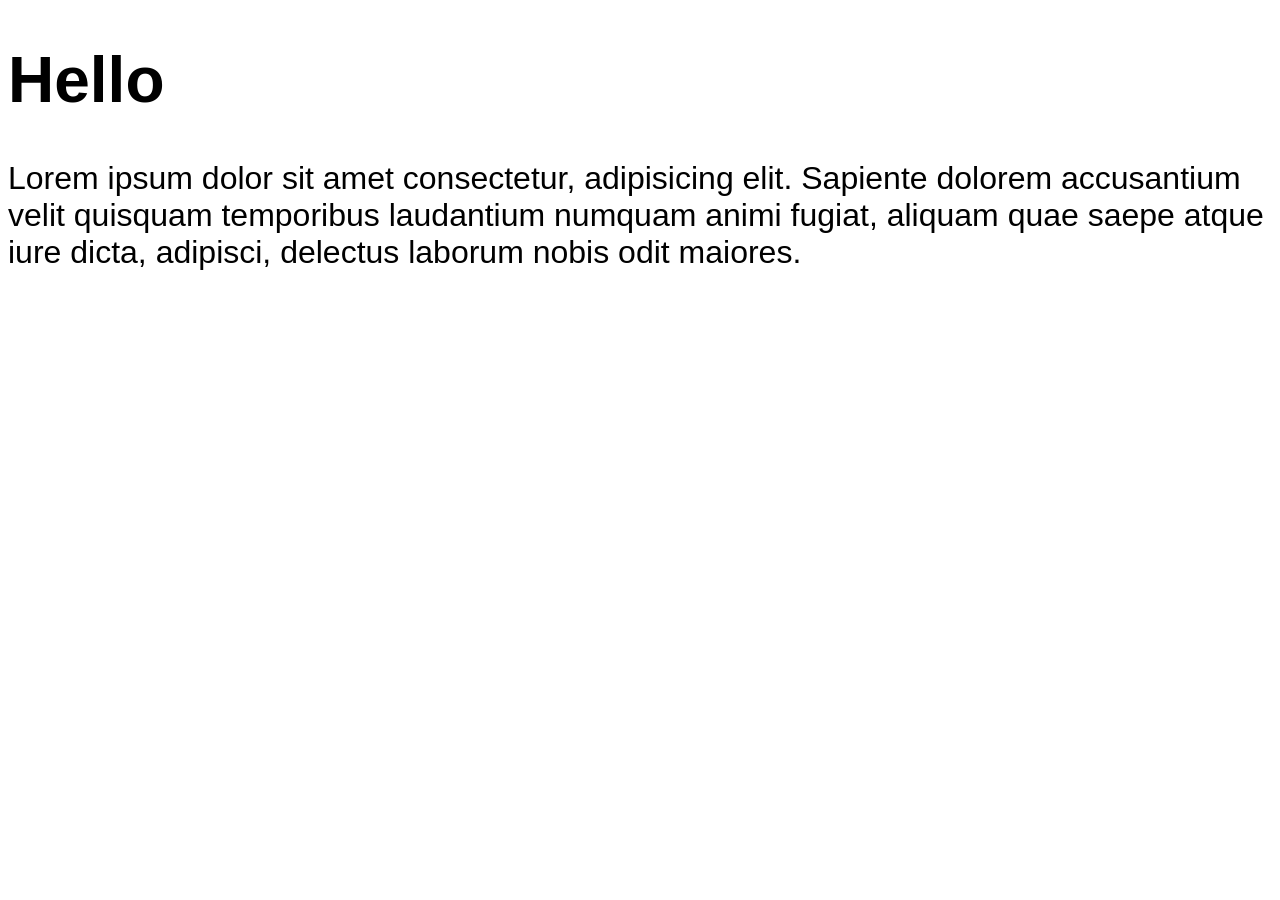
<file: Basic/index.html>
<!doctype html>
<html lang="en">
  <head>
    <meta charset="UTF-8" />
    <meta name="viewport" content="width=device-width, initial-scale=1.0" />
    <title>Document</title>
    <link rel="stylesheet" href="style.css" />
  </head>
  <body>
    <h1>Hello</h1>
    <p>
      Lorem ipsum dolor sit amet consectetur, adipisicing elit. Sapiente dolorem
      accusantium velit quisquam temporibus laudantium numquam animi fugiat,
      aliquam quae saepe atque iure dicta, adipisci, delectus laborum nobis odit
      maiores.
    </p>
    <script src="script.js"></script>
  </body>
</html>
</file>
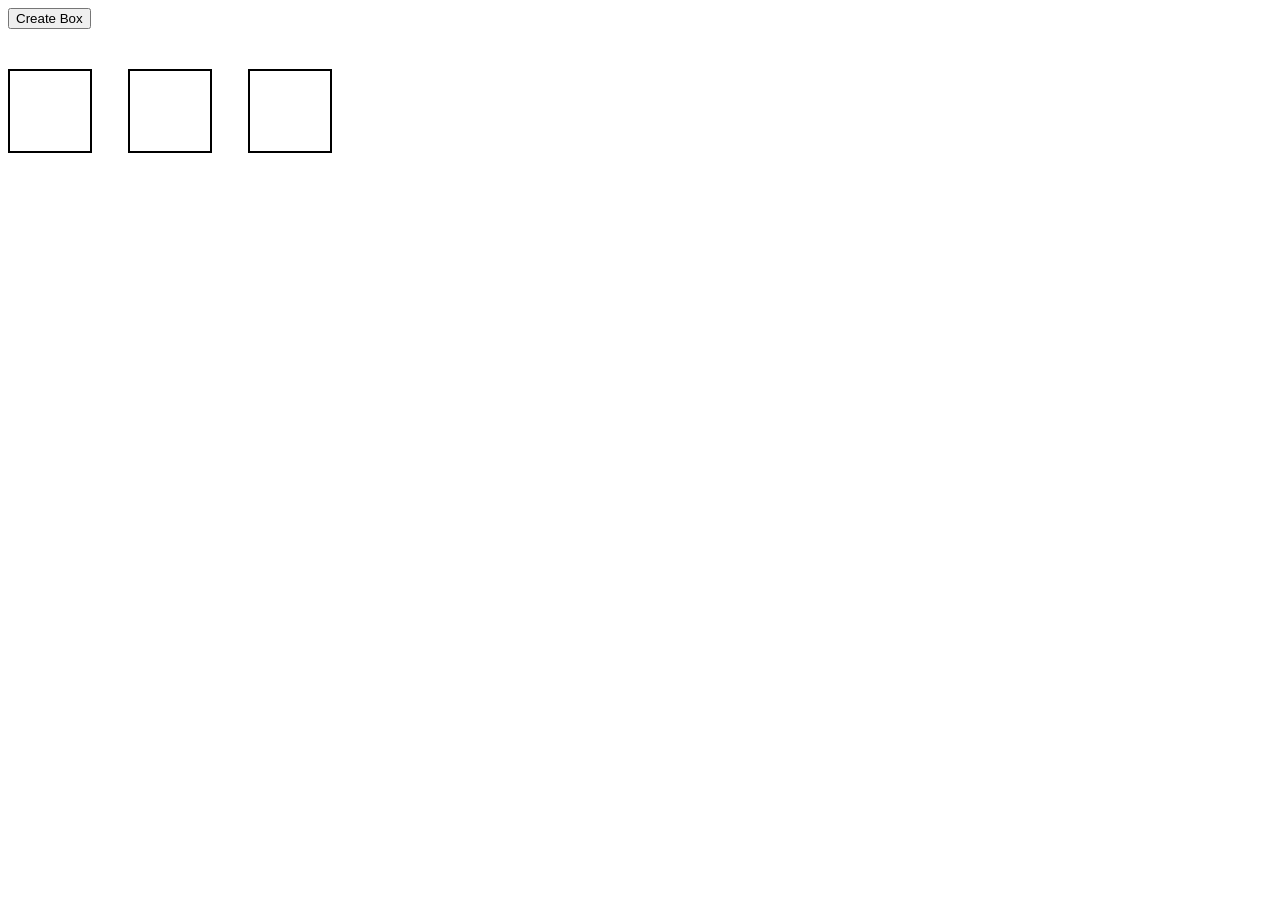
<file: Box_Create/box.html>
<!doctype html>
<html lang="en">
  <head>
    <meta charset="UTF-8" />
    <meta name="viewport" content="width=device-width, initial-scale=1.0" />
    <title>Dynamic Boxes</title>
    <link rel="stylesheet" href="box.css" />
  </head>
  <body>
    <button id="create-btn">Create Box</button>

    <div class="container">
      <div class="box"></div>
      <div class="box"></div>
      <div class="box"></div>
    </div>

    <script src="box.js"></script>
  </body>
</html>
</file>
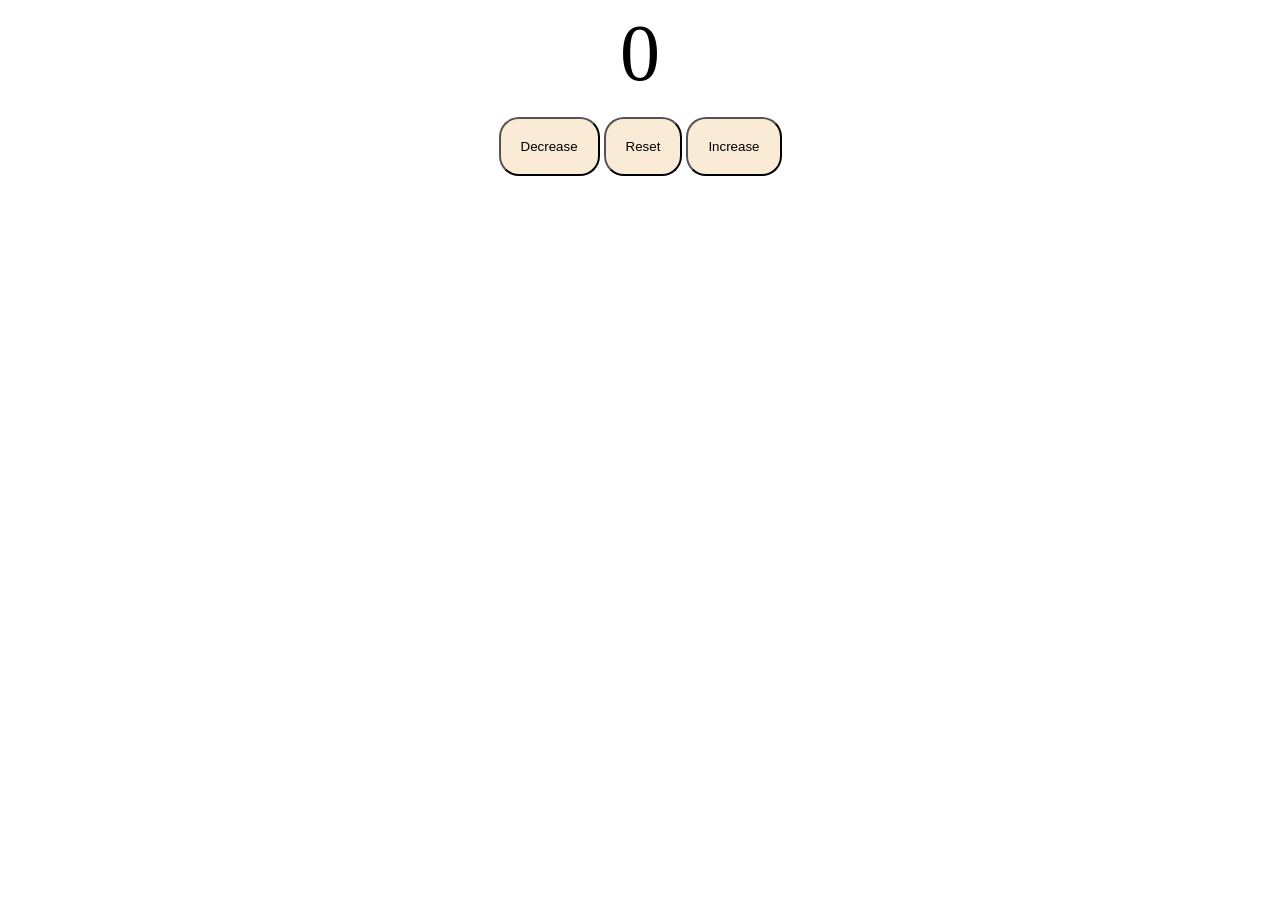
<file: Counter_Program/count.html>
<!doctype html>
<html>
  <head>
    <link rel="stylesheet" href="count.css" />
  </head>
  <body>
    <label id="countlabel"> 0 </label><br />
    <div class="button">
      <button id="db" class="buttons">Decrease</button>
      <button id="rb" class="buttons">Reset</button>
      <button id="ib" class="buttons">Increase</button>
    </div>
    <script src="count.js"></script>
  </body>
</html>
</file>
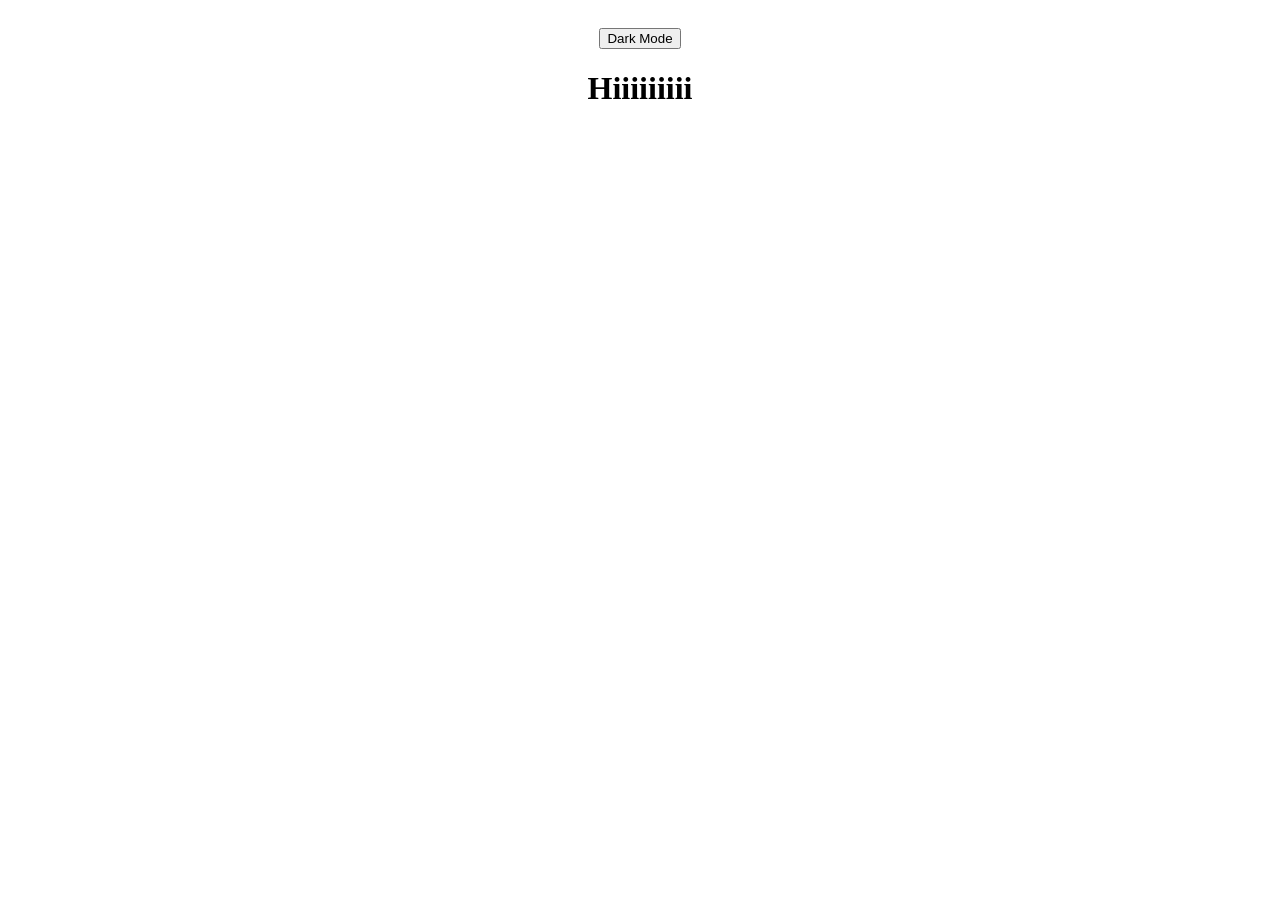
<file: Dark_Mode_toggle/dark.html>
<!doctype html>
<html>
  <head>
    <title>Dark Mode</title>
    <link rel="stylesheet" href="dark.css" />
  </head>
  <body>
    <div class="btm">
      <button id="btn">Dark Mode</button>
      <h1>Hiiiiiiiii</h1>
    </div>

    <script src="dark.js"></script>
  </body>
</html>
</file>
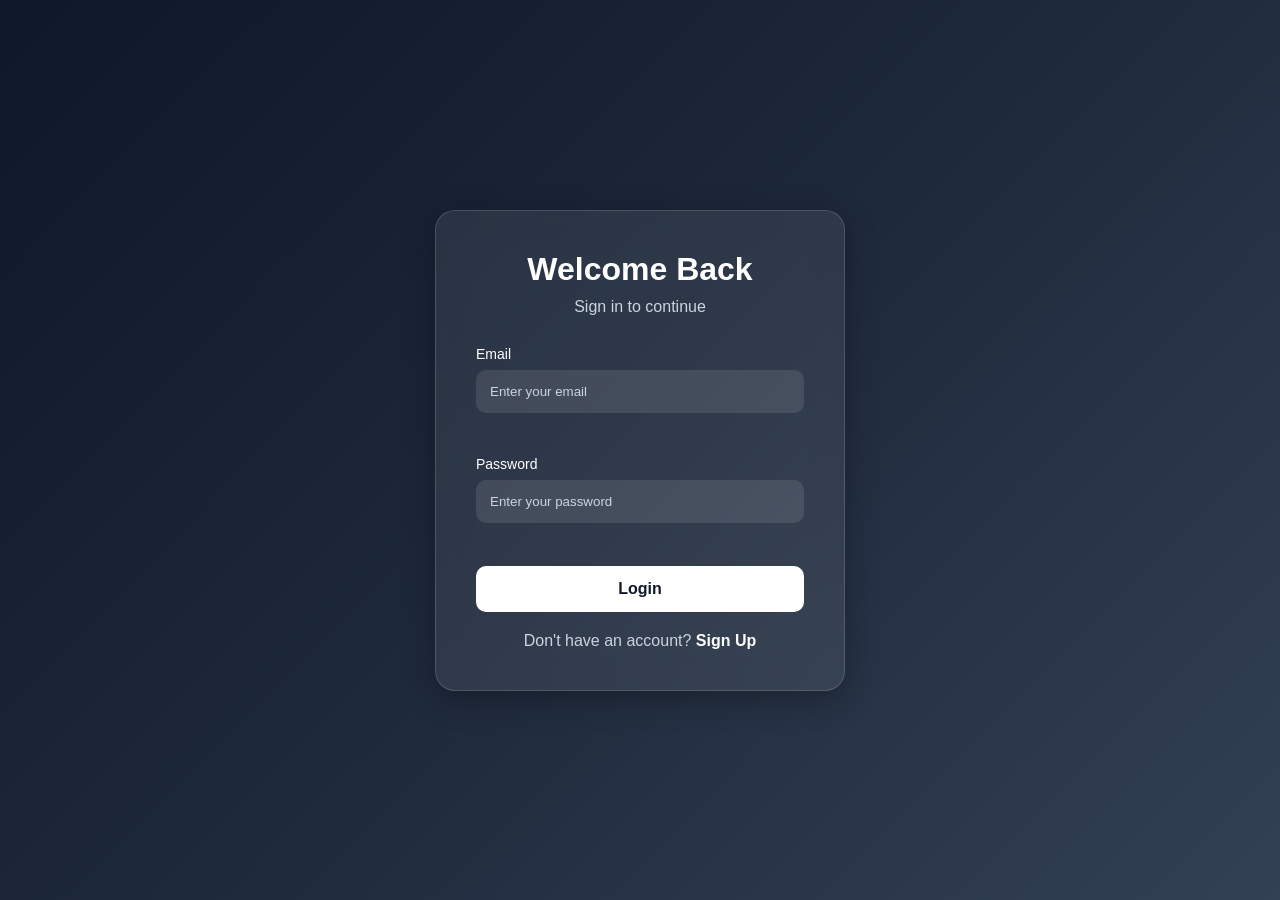
<file: Forms/form.html>
<!doctype html>
<html lang="en">
  <head>
    <meta charset="UTF-8" />
    <meta name="viewport" content="width=device-width, initial-scale=1.0" />
    <title>Login Form</title>
    <link rel="stylesheet" href="form.css" />
  </head>
  <body>
    <div class="container">
      <form id="loginForm" class="login-card">
        <h1>Welcome Back</h1>
        <p class="subtitle">Sign in to continue</p>

        <div class="input-group">
          <label for="email">Email</label>
          <input type="email" id="email" placeholder="Enter your email" />
          <small class="error" id="emailError"></small>
        </div>

        <div class="input-group">
          <label for="password">Password</label>
          <input
            type="password"
            id="password"
            placeholder="Enter your password"
          />
          <small class="error" id="passwordError"></small>
        </div>

        <button type="submit">Login</button>

        <p class="signup-link">
          Don't have an account?
          <a href="#">Sign Up</a>
        </p>
      </form>
    </div>
    <script src="form.js"></script>
  </body>
</html>
</file>
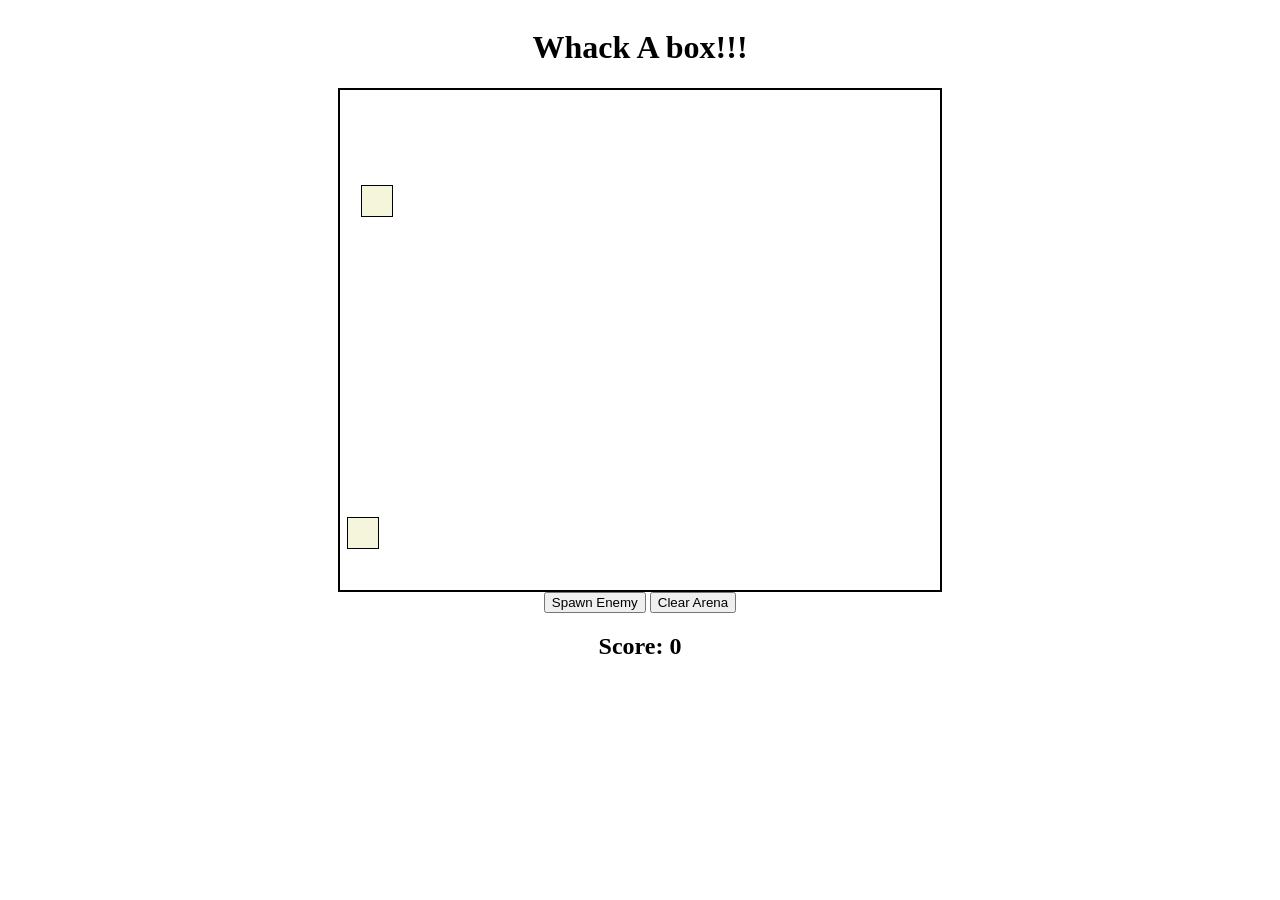
<file: Game/game.html>
<!doctype html>
<html lang="en">
  <head>
    <meta charset="UTF-8" />
    <meta name="viewport" content="width=device-width, initial-scale=1.0" />
    <title>Box Arena</title>
    <link rel="stylesheet" href="game.css" />
  </head>
  <body>
    <h1>Whack A box!!!</h1>
    <div id="play_box"></div>

    <div class="controls">
      <button id="spawn-btn">Spawn Enemy</button>
      <button id="clear-btn">Clear Arena</button>
    </div>

    <h2 id="score">Score: 0</h2>

    <script src="game.js"></script>
  </body>
</html>
</file>
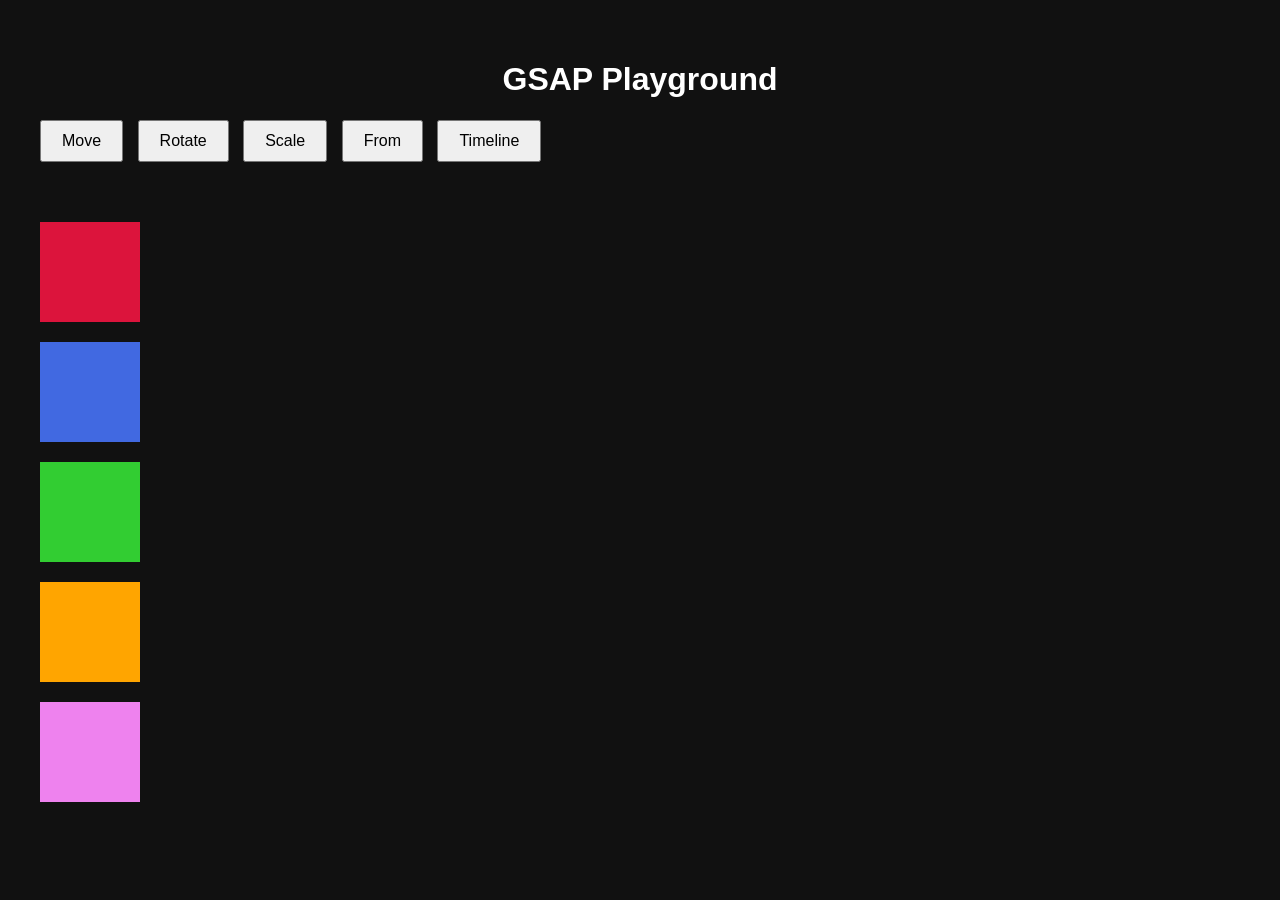
<file: GSAP/First.html>
<!doctype html>
<html lang="en">
  <head>
    <meta charset="UTF-8" />
    <meta name="viewport" content="width=device-width, initial-scale=1.0" />
    <title>GSAP Practice</title>

    <script src="https://cdnjs.cloudflare.com/ajax/libs/gsap/3.12.5/gsap.min.js"></script>

    <style>
      body {
        margin: 0;
        padding: 40px;
        background: #111;
        color: white;
        font-family: Arial, sans-serif;
      }

      h1 {
        text-align: center;
      }

      .container {
        margin-top: 50px;
      }

      .box {
        width: 100px;
        height: 100px;
        margin: 20px 0;
      }

      .box1 {
        background: crimson;
      }

      .box2 {
        background: royalblue;
      }

      .box3 {
        background: limegreen;
      }

      .box4 {
        background: orange;
      }

      .box5 {
        background: violet;
      }

      button {
        padding: 10px 20px;
        font-size: 16px;
        cursor: pointer;
        margin-right: 10px;
        margin-bottom: 10px;
      }
    </style>
  </head>
  <body>
    <h1>GSAP Playground</h1>

    <button id="moveBtn">Move</button>
    <button id="rotateBtn">Rotate</button>
    <button id="scaleBtn">Scale</button>
    <button id="fromBtn">From</button>
    <button id="timelineBtn">Timeline</button>

    <div class="container">
      <div class="box box1"></div>
      <div class="box box2"></div>
      <div class="box box3"></div>
      <div class="box box4"></div>
      <div class="box box5"></div>
    </div>

    <script>
      document.getElementById("moveBtn").addEventListener("click", () => {
        gsap.to(".box1", {
          x: 300,
          duration:60,
        });
      });

      document.getElementById("rotateBtn").addEventListener("click", () => {
        gsap.to(".box2", {
          rotation: 480,
          duration: 4,
          repeat:-1,
          ease:"stps(12)",
          y:-100,
        });
      });

      document.getElementById("scaleBtn").addEventListener("click", () => {
        gsap.to(".box3", {
          scale: 2,
          duration: 1,
          yoyo: true,
          repeat: -1,
        });
      });

      document.getElementById("fromBtn").addEventListener("click", () => {
        gsap.from(".box4", {
          x: -300,
          opacity: 0,
          duration: 1.5,
        });
      });

      document.getElementById("timelineBtn").addEventListener("click", () => {
        let tl = gsap.timeline();

        tl.to(".box1", {
          x: 300,
          duration: 1,
        });

        tl.to(".box2", {
          x: 300,
          duration: 1,
        });

        tl.to(".box3", {
          x: 300,
          duration: 1,
        });

        tl.to(".box4", {
          x: 300,
          duration: 1,
        });

        tl.to(".box5", {
          x: 300,
          duration: 1,
        });
      });
    </script>
  </body>
</html>
</file>
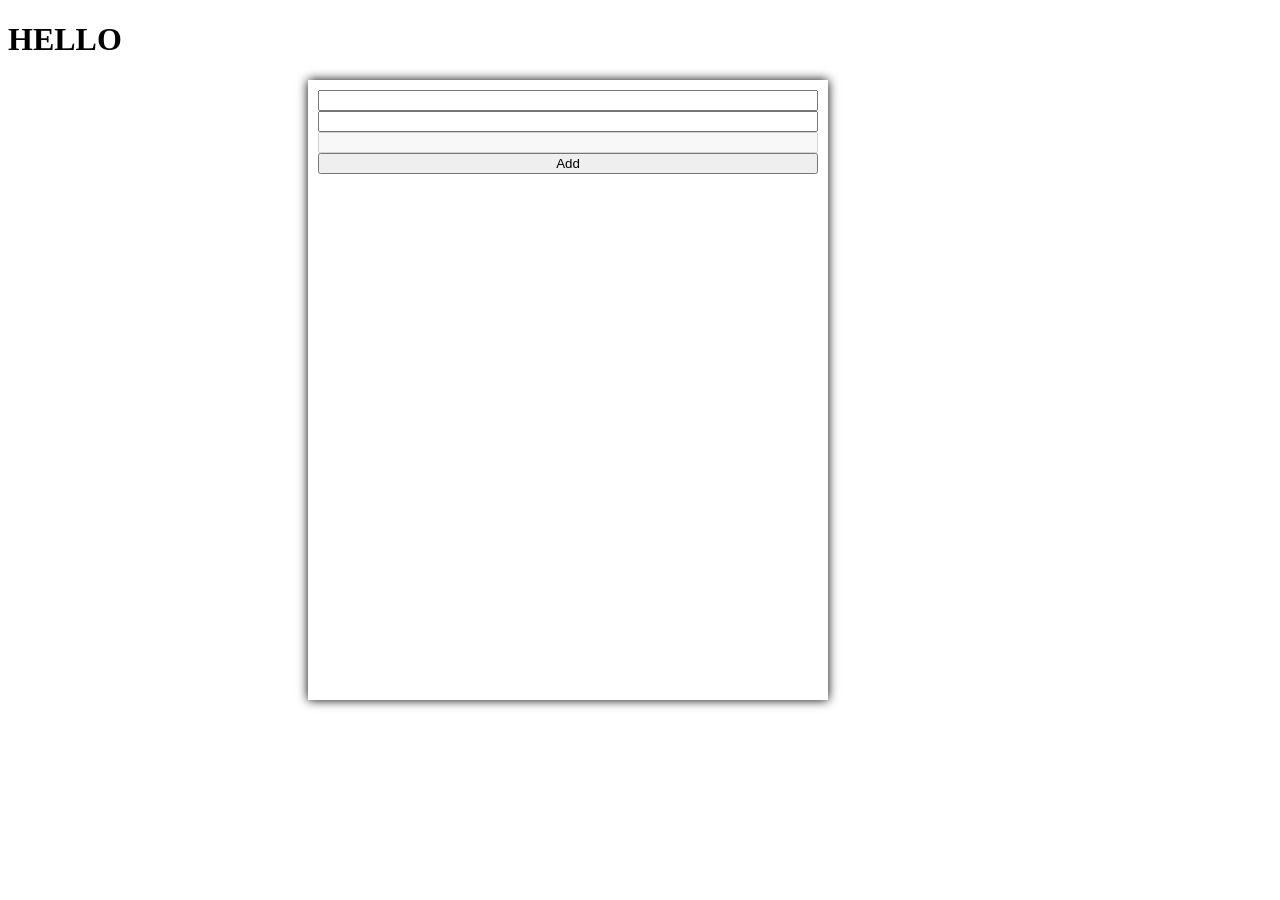
<file: Practice/test.html>
<!DOCTYPE html>
<html lang="en">
<head>
    <meta charset="UTF-8">
    <meta name="viewport" content="width=device-width, initial-scale=1.0">
    <title>Document</title>
    <style>
        .content{
            width:500px;
            height:600px;
            border:1px;
            box-shadow: 0 0 10px black;
            padding-left: 100px;
            padding-top: 50px;
            display: flex;
            flex-direction: column;
            margin-left: 300px;
            padding:10px;
        }
    </style>
</head>
<body>
    
    <h1>HELLO</h1>
        <section class = "content">
        <input type="textbox" id="t1">
        <input type="textbox" id="t2">
        <input type="textbox" id="t3" disabled>
        <button id = btn1> Add</button>
    </section>

    <script src="test_1.js"></script>
    
</body>
</html>
</file>
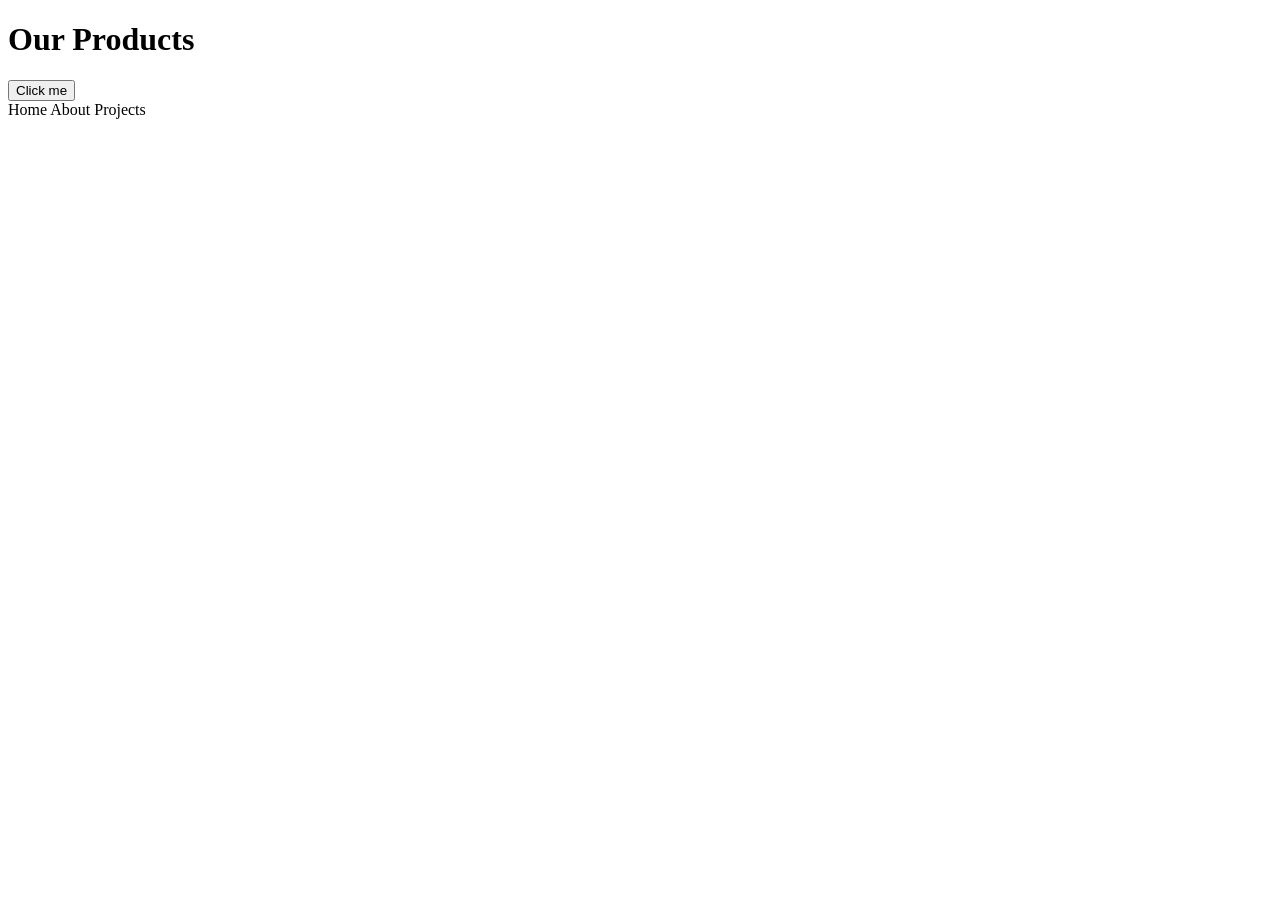
<file: Product_Catalog/prod.html>
<!doctype html>
<html lang="en">
  <head>
    <meta charset="UTF-8" />
    <meta name="viewport" content="width=device-width, initial-scale=1.0" />
    <title>Product Catalog</title>

    <link rel="stylesheet" href="prod.css" />
  </head>
  <body>
    <h1>Our Products</h1>

    <button id="container">Click me</button>
    <nav>
      <a href="#">Home</a>
      <a href="#">About</a>
      <a href="#">Projects</a>
    </nav>

    <script src="prod.js"></script>
  </body>
</html>
</file>
<file: Basic/style.css>
body{
    font-family:Verdana, Geneva, Tahoma, sans-serif;
    font-size:2em;
}
</file>
<file: Box_Create/box.css>
.container {
  width: 350px;
  margin-top: 40px;
  display: grid;
  grid-template-columns: repeat(3, 1fr);
  gap: 10px;
}

.box {
  height: 80px;
  border: 2px solid black;
  width: 80px;
  transition: 0.2s;
}
</file>
<file: Counter_Program/count.css>
#countlabel{
    display:block;
    text-align:center;
    font-size:5em;

}
.button{
    text-align:center;
}
.buttons{
    padding:20px;
    border-radius:20px;
    color:black;
    background-color:antiquewhite;
    transition: background-color 0.25s;
}
.buttons:hover{
    background-color:burlywood
}
</file>
<file: Dark_Mode_toggle/dark.css>
body {
  background-color: white;
  color: black;
  transition: 0.3s;
}

.dark {
  background-color: black;
  color: white;
}
.btm {
  border-radius: 5px;
  text-align: center;
  padding: 20px;
  margin: auto;
}
</file>
<file: Forms/form.css>
* {
  margin: 0;
  padding: 0;
  box-sizing: border-box;
  font-family:
    Segoe UI,
    sans-serif;
}

body {
  min-height: 100vh;
  display: flex;
  justify-content: center;
  align-items: center;

  background: linear-gradient(135deg, #0f172a, #1e293b, #334155);
}

.container {
  width: 100%;
  max-width: 450px;
  padding: 20px;
}

.login-card {
  background: rgba(255, 255, 255, 0.08);
  backdrop-filter: blur(15px);

  border: 1px solid rgba(255, 255, 255, 0.15);

  padding: 40px;
  border-radius: 20px;

  box-shadow: 0 8px 32px rgba(0, 0, 0, 0.3);

  color: white;
}

.login-card h1 {
  text-align: center;
  margin-bottom: 10px;
}

.subtitle {
  text-align: center;
  color: #cbd5e1;
  margin-bottom: 30px;
}

.input-group {
  display: flex;
  flex-direction: column;
  margin-bottom: 20px;
}

.input-group label {
  margin-bottom: 8px;
  font-size: 14px;
}

.input-group input {
  padding: 14px;
  border: none;
  border-radius: 10px;

  background: rgba(255, 255, 255, 0.1);
  color: white;

  outline: none;

  transition: 0.3s;
}

.input-group input::placeholder {
  color: #cbd5e1;
}

.input-group input:focus {
  background: rgba(255, 255, 255, 0.15);
}

.error {
  color: #ff6b6b;
  font-size: 13px;
  min-height: 18px;
  margin-top: 5px;
}

button {
  width: 100%;
  padding: 14px;

  border: none;
  border-radius: 10px;

  cursor: pointer;

  background: white;
  color: #111827;

  font-weight: 600;
  font-size: 16px;

  transition: 0.3s;
}

button:hover {
  transform: translateY(-2px);
}

.signup-link {
  text-align: center;
  margin-top: 20px;
  color: #cbd5e1;
}

.signup-link a {
  color: white;
  text-decoration: none;
  font-weight: 600;
}
</file>
<file: Game/game.css>
#play_box {
  width: 600px;
  height: 500px;
  position: relative;
  border: 2px solid black;
  margin: 0 auto;
}
body h1 {
  text-align: center;
}
body {
  display: flex;
  flex-direction: column;
  align-items: center;
}
.enemy {
  width: 30px;
  height: 30px;
  border: 1px solid black;
  background-color: beige;
  position:absolute;
}
</file>
<file: Product_Catalog/prod.css>
.body {
  background-color: beige;
  transition: 0.3s;
}
nav a {
  position: relative;
  text-decoration: none;
  color: black;
}

nav a {
  position: relative;
  text-decoration: none;
}

nav a::after {
  content: "";
  position: absolute;
  left: 50%;
  bottom: -5px;

  width: 0;
  height: 2px;
  background: black;

  transform: translateX(-50%);
  transition: width 0.3s ease;
}

nav a:hover::after {
  width: 100%;
}
</file>
